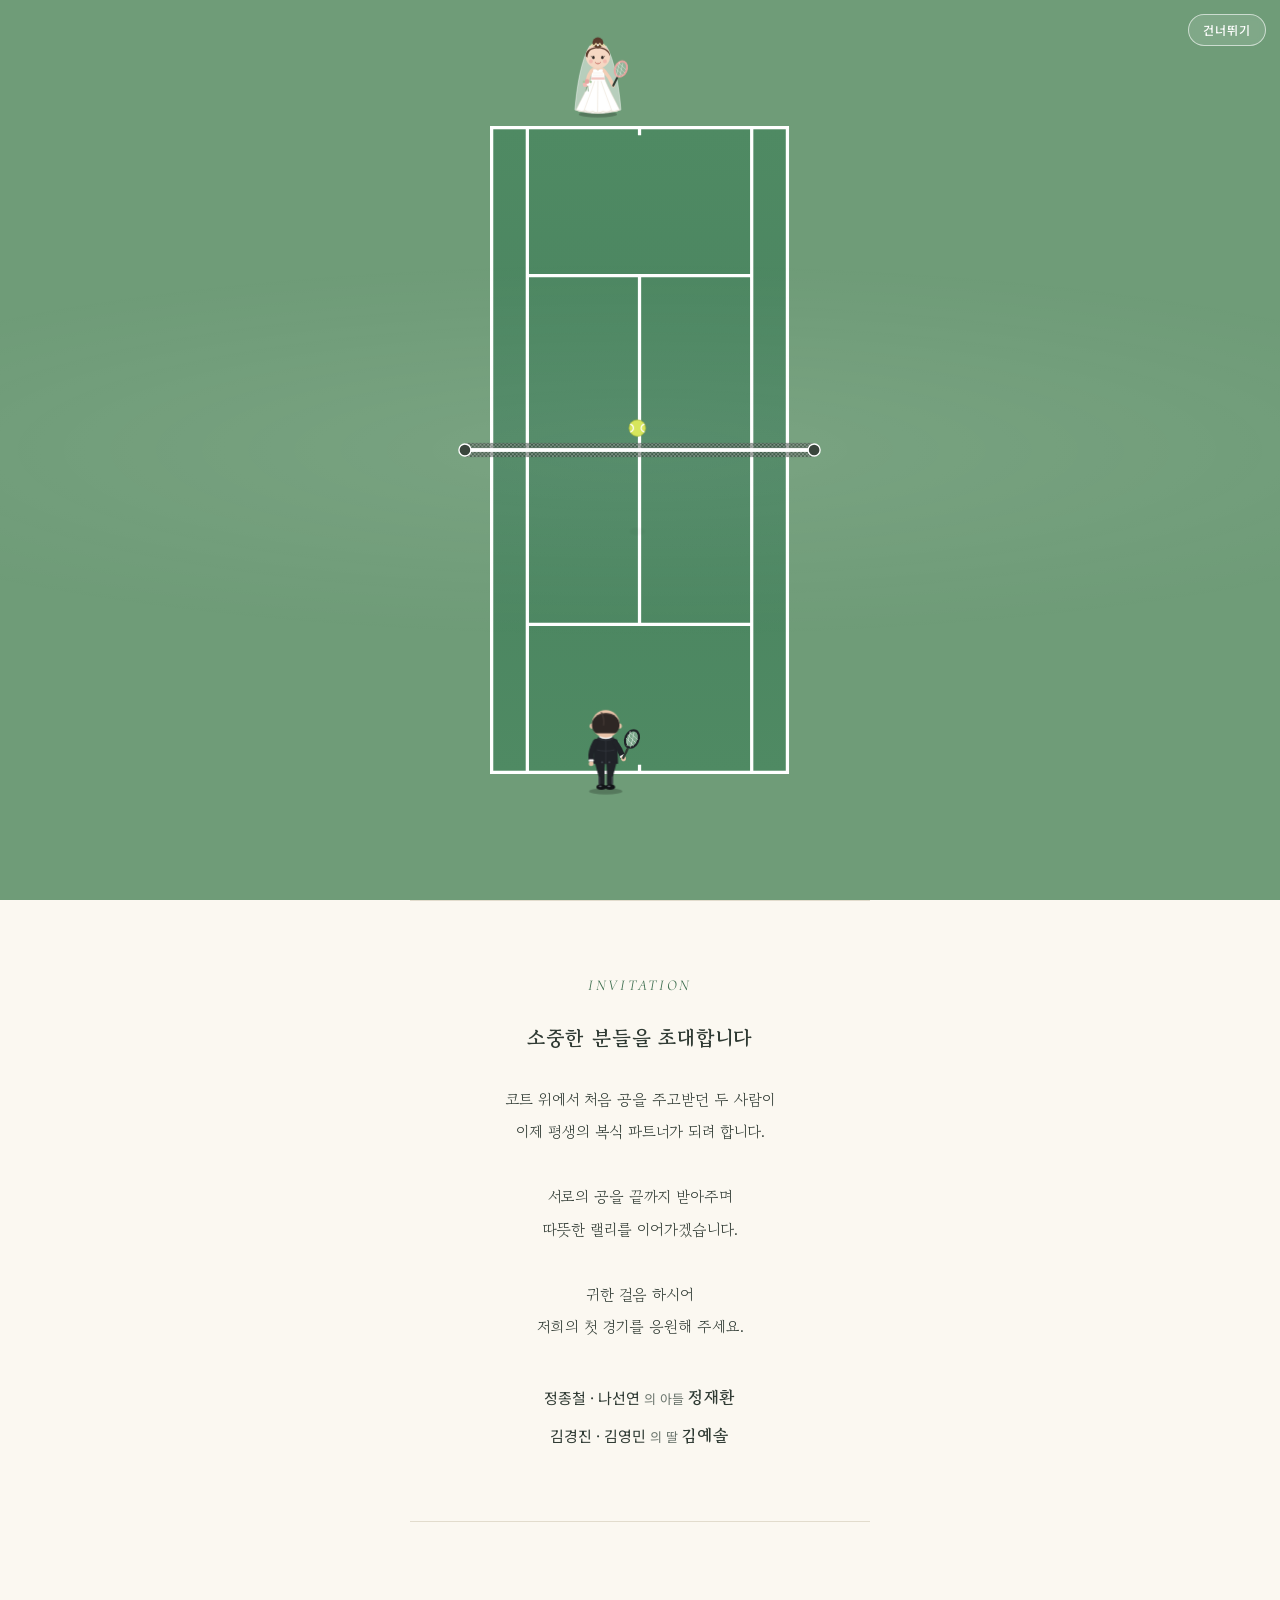
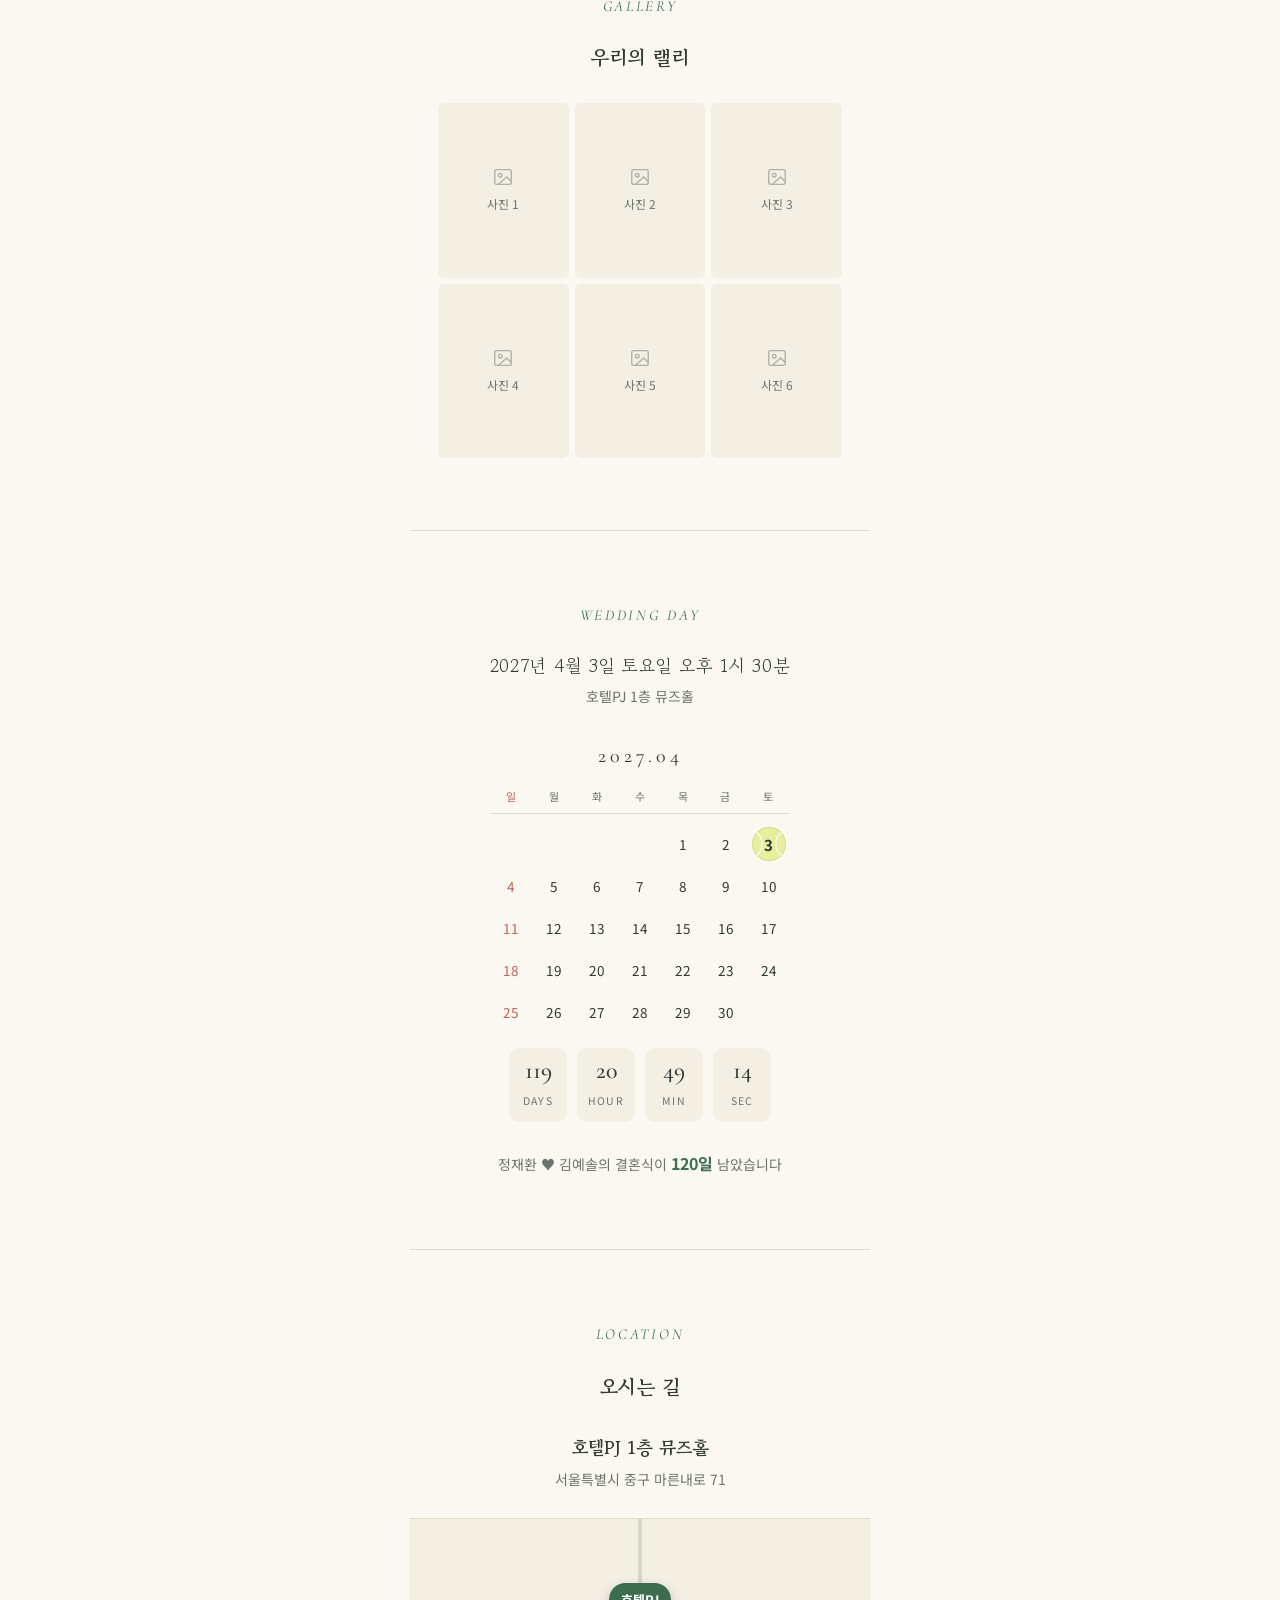
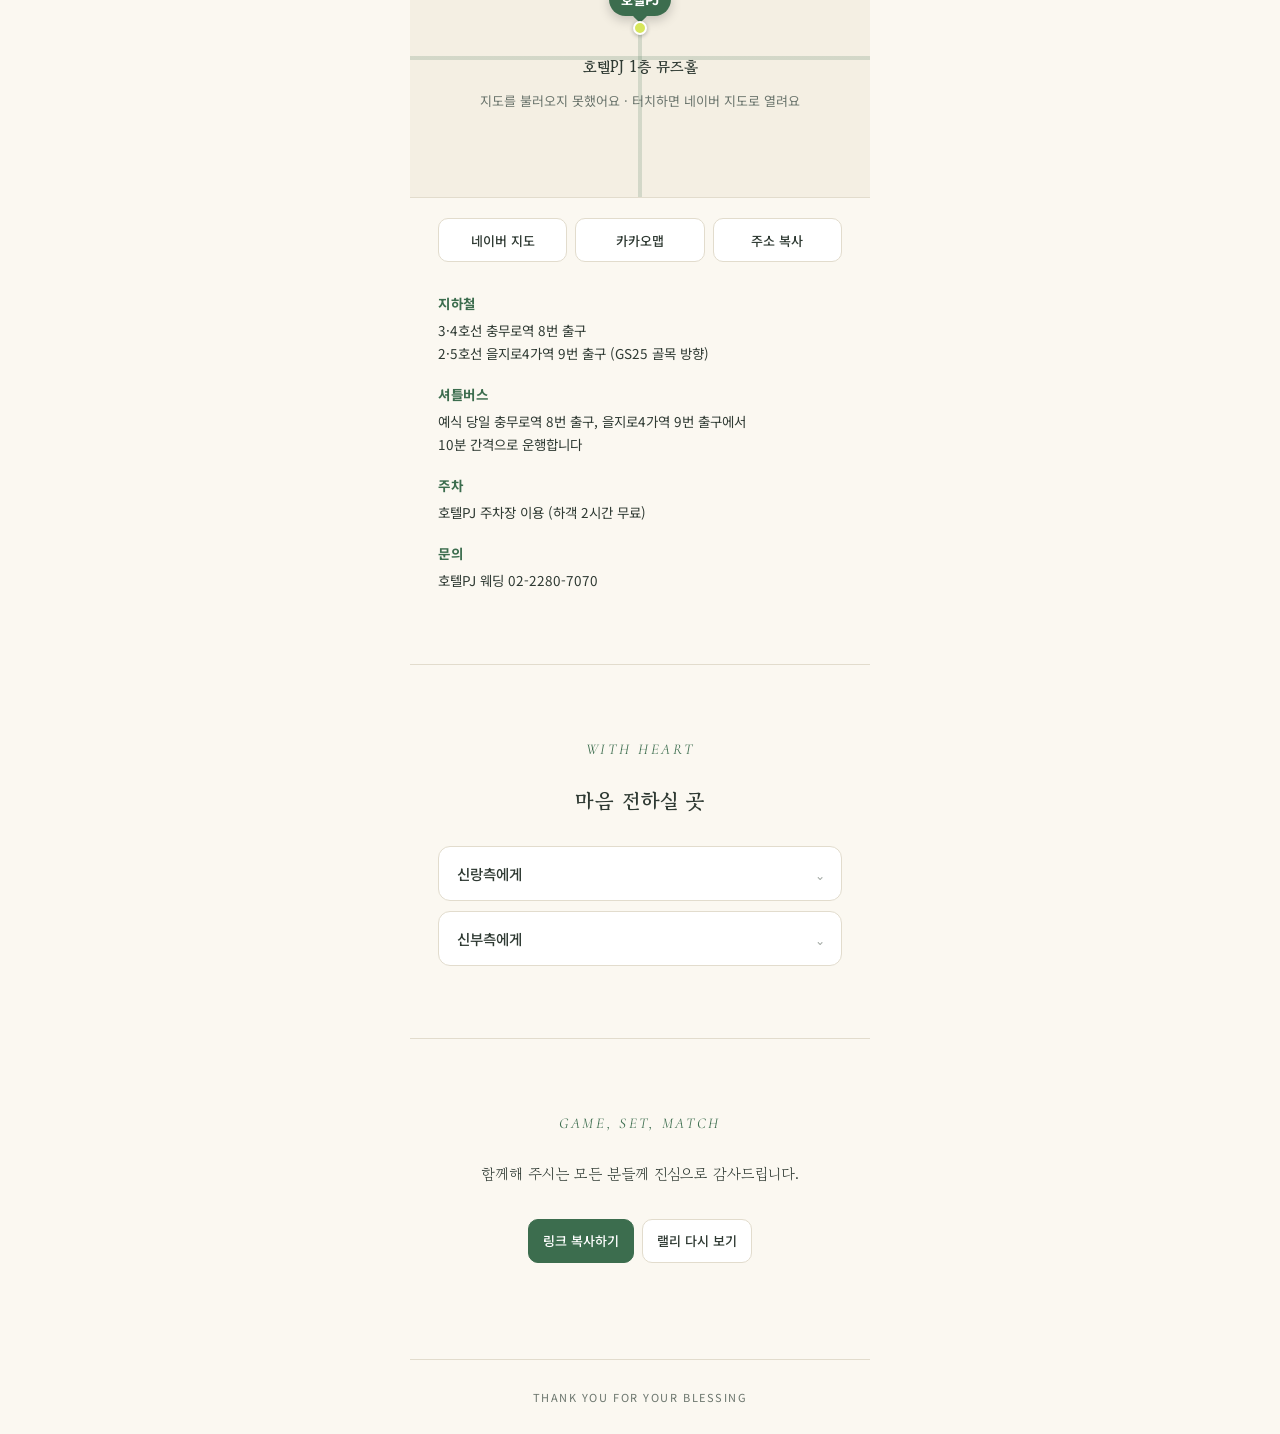
<file: index.html>
<!doctype html>
<html lang="ko">
<head>
<meta charset="utf-8">
<meta name="viewport" content="width=device-width, initial-scale=1, viewport-fit=cover">
<title>정재환 ♥ 김예솔 결혼합니다</title>
<meta name="description" content="2027년 4월 3일 토요일 오후 1시 30분, 호텔PJ 1층 뮤즈홀">
<link rel="preconnect" href="https://fonts.googleapis.com">
<link rel="preconnect" href="https://fonts.gstatic.com" crossorigin>
<link href="https://fonts.googleapis.com/css2?family=Gowun+Batang:wght@400;700&family=Noto+Sans+KR:wght@300;400;500;700&family=Cormorant+Garamond:ital,wght@0,500;1,500&display=swap" rel="stylesheet">
<style>
  :root{
    --ivory:#fbf8f1;
    --paper:#f4efe3;
    --ink:#2f3a33;
    --ink-soft:#6b756d;
    --court:#4c8460;
    --court-deep:#3c6d4e;
    --surround:#6f9c78;
    --ball:#d7e65c;
    --ball-deep:#b9c93f;
    --line:#ffffff;
    --rose:#e7a5a0;
    --accent:#3c6d4e;
    --rule:#e2dccd;
  }
  *{box-sizing:border-box;margin:0;padding:0}
  html,body{background:var(--ivory);color:var(--ink);-webkit-tap-highlight-color:transparent}
  body{font-family:"Noto Sans KR",system-ui,sans-serif;font-weight:400;line-height:1.7;overflow-x:hidden}
  body.locked{overflow:hidden;height:100dvh}

  /* ───────── 인트로: 테니스 코트 ───────── */
  #intro{position:fixed;inset:0;z-index:50;pointer-events:none}
  #intro .half{position:absolute;left:0;right:0;height:50%;overflow:hidden;background:var(--surround);
    transition:transform 1.5s cubic-bezier(.77,0,.18,1);pointer-events:auto}
  #intro .half.top{top:0}
  #intro .half.bot{top:50%}
  #intro.open .half.top{transform:translateY(-101%)}
  #intro.open .half.bot{transform:translateY(101%)}
  #intro .half::after{content:"";position:absolute;inset:0;pointer-events:none;
    background:radial-gradient(120% 70% at 50% 100%, rgba(255,255,255,.08), transparent 60%)}
  #intro .half.bot::after{background:radial-gradient(120% 70% at 50% 0%, rgba(255,255,255,.08), transparent 60%)}
  #intro .half.top{box-shadow:0 6px 18px rgba(0,0,0,.18)}
  .court{position:absolute;overflow:visible;display:block}

  .player{position:absolute;will-change:transform;transform-origin:50% 100%}
  .player svg{display:block;width:100%;height:100%;overflow:visible}
  .player .arm{transform-box:view-box}
  .player.bride .arm{transform-origin:62px 76px}
  .player.groom .arm{transform-origin:62px 76px}
  .player.swing .arm{animation:swing .42s cubic-bezier(.3,.7,.3,1)}
  @keyframes swing{0%{transform:rotate(0)}35%{transform:rotate(-58deg)}70%{transform:rotate(22deg)}100%{transform:rotate(0)}}
  .player .veil{animation:veil 2.4s ease-in-out infinite;transform-box:view-box;transform-origin:50px 30px}
  @keyframes veil{0%,100%{transform:rotate(-2.5deg)}50%{transform:rotate(2.5deg)}}
  .player .bob{animation:bob 1.1s ease-in-out infinite;transform-box:view-box;transform-origin:50px 140px}
  @keyframes bob{0%,100%{transform:translateY(0)}50%{transform:translateY(-2px)}}

  #ballLayer{position:absolute;inset:0;pointer-events:none;z-index:5}
  #ballShadow{position:absolute;left:0;top:0;border-radius:50%;background:rgba(20,40,25,.35);filter:blur(1px);will-change:transform,opacity}
  #ball{position:absolute;left:0;top:0;will-change:transform}
  #ball svg{position:absolute;inset:0;width:100%;height:100%;overflow:visible;transition:opacity .35s, transform .5s cubic-bezier(.3,1.6,.5,1)}
  #ball .heart{opacity:0;transform:scale(.3)}
  #ball.is-heart .tball{opacity:0;transform:scale(.3)}
  #ball.is-heart .heart{opacity:1;transform:scale(2.8);animation:beat 1s .5s ease-in-out infinite}
  @keyframes beat{0%,100%{transform:scale(2.8)}40%{transform:scale(3.3)}}
  #intro.open #ball{transition:opacity .9s .4s;opacity:0}

  .callout{position:absolute;left:50%;transform:translate(-50%,-50%) scale(.9);opacity:0;
    font-family:"Cormorant Garamond",serif;font-style:italic;color:#fff;letter-spacing:.06em;
    text-shadow:0 2px 10px rgba(0,0,0,.25);white-space:nowrap;transition:opacity .5s, transform .5s;z-index:6;pointer-events:none}
  .callout.show{opacity:1;transform:translate(-50%,-50%) scale(1)}
  #intro.open .callout{opacity:0;transition:opacity .4s}

  #skip{position:absolute;right:max(14px,env(safe-area-inset-right));top:max(14px,env(safe-area-inset-top));z-index:10;
    pointer-events:auto;border:1px solid rgba(255,255,255,.6);background:rgba(255,255,255,.12);color:#fff;
    font:500 12px/1 "Noto Sans KR",sans-serif;letter-spacing:.08em;padding:9px 14px;border-radius:999px;
    backdrop-filter:blur(4px);-webkit-backdrop-filter:blur(4px);cursor:pointer;transition:opacity .4s}
  #intro.open #skip{opacity:0;pointer-events:none}

  /* ───────── 청첩장 본문 ───────── */
  main{max-width:460px;margin:0 auto;background:var(--ivory);position:relative}
  section{padding:72px 28px;text-align:center}
  section + section{border-top:1px solid var(--rule)}
  .eyebrow{font-family:"Cormorant Garamond",serif;font-style:italic;font-size:15px;letter-spacing:.18em;color:var(--accent);text-transform:uppercase;margin-bottom:22px}
  h2{font-family:"Gowun Batang",serif;font-weight:700;font-size:20px;letter-spacing:.04em;margin-bottom:28px}
  .serif{font-family:"Gowun Batang",serif}

  .reveal{opacity:0;transform:translateY(18px);transition:opacity .9s ease, transform .9s ease}
  .reveal.in{opacity:1;transform:none}

  /* 커버 */
  #cover{padding:88px 28px 64px;min-height:100dvh;display:flex;flex-direction:column;justify-content:center;align-items:center;gap:0;
    background:linear-gradient(var(--ivory),var(--paper))}
  .cover-court{width:168px;height:236px;margin:6px auto 34px;position:relative}
  .cover-court svg{width:100%;height:100%}
  .cover-names{font-family:"Gowun Batang",serif;font-size:27px;font-weight:700;letter-spacing:.08em;display:flex;align-items:center;gap:14px;justify-content:center}
  .cover-names .amp{font-family:"Cormorant Garamond",serif;font-style:italic;font-weight:500;font-size:26px;color:var(--accent)}
  .cover-date{margin-top:22px;font-family:"Cormorant Garamond",serif;font-size:19px;letter-spacing:.14em}
  .cover-venue{margin-top:6px;font-size:14px;color:var(--ink-soft);letter-spacing:.02em}
  .scroll-hint{margin-top:46px;font-size:11px;letter-spacing:.24em;color:var(--ink-soft);display:flex;flex-direction:column;align-items:center;gap:8px}
  .scroll-hint i{width:1px;height:28px;background:linear-gradient(var(--ink-soft),transparent);animation:hint 1.8s ease-in-out infinite}
  @keyframes hint{0%{transform:scaleY(0);transform-origin:top}50%{transform:scaleY(1);transform-origin:top}51%{transform-origin:bottom}100%{transform:scaleY(0);transform-origin:bottom}}

  /* 인사말 */
  .greeting{font-family:"Gowun Batang",serif;font-size:15.5px;line-height:2.1;white-space:pre-line;color:var(--ink)}
  .parents{margin-top:40px;display:grid;gap:10px;font-size:15px}
  .parents b{font-weight:700;font-family:"Gowun Batang",serif;font-size:16.5px;letter-spacing:.05em}
  .parents span{color:var(--ink-soft);font-size:13px;margin:0 4px}

  /* 갤러리 */
  .gallery{display:grid;grid-template-columns:repeat(3,1fr);gap:6px}
  .gallery figure{aspect-ratio:3/4;border-radius:6px;overflow:hidden;background:var(--paper);display:grid;place-items:center;
    color:var(--ink-soft);font-size:12px;cursor:pointer;position:relative}
  .gallery figure.wide{grid-column:span 2;aspect-ratio:auto}
  .gallery img{width:100%;height:100%;object-fit:cover;display:block}
  .gallery .ph{display:flex;flex-direction:column;align-items:center;gap:6px}
  .gallery .ph svg{width:22px;height:22px;opacity:.5}
  #lightbox{position:fixed;inset:0;background:rgba(20,24,21,.94);z-index:60;display:none;align-items:center;justify-content:center}
  #lightbox.on{display:flex}
  #lightbox img{max-width:92vw;max-height:84vh;border-radius:4px}
  #lightbox button{position:absolute;top:16px;right:16px;background:none;border:0;color:#fff;font-size:28px;cursor:pointer;width:44px;height:44px}

  /* 일시 */
  .when-big{font-family:"Gowun Batang",serif;font-size:18px;letter-spacing:.04em}
  .when-sub{font-size:14px;color:var(--ink-soft);margin-top:4px}
  .cal{margin:30px auto 0;max-width:300px}
  .cal-head{font-family:"Cormorant Garamond",serif;font-size:20px;letter-spacing:.2em;margin-bottom:14px}
  .cal-grid{display:grid;grid-template-columns:repeat(7,1fr);row-gap:6px;font-size:13.5px}
  .cal-grid .dow{font-size:11px;color:var(--ink-soft);letter-spacing:.06em;padding-bottom:8px;border-bottom:1px solid var(--rule);margin-bottom:6px}
  .cal-grid .sun{color:#c0645c}
  .cal-grid .d{height:36px;display:grid;place-items:center;position:relative;isolation:isolate}
  .cal-grid .d.on::before,.cal-grid .d.on::after{opacity:.55}
  .cal-grid .d.on{color:#fff;font-weight:700}
  .cal-grid .d.on::before{content:"";position:absolute;width:34px;height:34px;border-radius:50%;background:var(--ball);z-index:-1;
    box-shadow:inset 0 0 0 1px var(--ball-deep)}
  .cal-grid .d.on::after{content:"";position:absolute;width:34px;height:34px;border-radius:50%;z-index:-1;
    background:
      radial-gradient(circle at -4px 50%, transparent 13px, rgba(255,255,255,.95) 13.5px, rgba(255,255,255,.95) 15px, transparent 15.5px),
      radial-gradient(circle at 38px 50%, transparent 13px, rgba(255,255,255,.95) 13.5px, rgba(255,255,255,.95) 15px, transparent 15.5px)}
  .cal-grid .d.on{color:var(--ink);font-size:15px}
  .dday{margin-top:28px;font-size:14px;color:var(--ink-soft)}
  .dday b{color:var(--accent);font-weight:700;font-size:16px}
  .countdown{display:flex;justify-content:center;gap:10px;margin-top:18px}
  .countdown div{min-width:58px;padding:10px 0;border-radius:10px;background:var(--paper)}
  .countdown b{display:block;font-family:"Cormorant Garamond",serif;font-size:24px;line-height:1.1;font-weight:500}
  .countdown small{font-size:10.5px;letter-spacing:.12em;color:var(--ink-soft)}

  /* 오시는 길 */
  .venue-name{font-family:"Gowun Batang",serif;font-size:18px;font-weight:700}
  .venue-addr{font-size:14px;color:var(--ink-soft);margin-top:6px}
  .map{position:relative;height:280px;margin:26px -28px 0;background:var(--paper);overflow:hidden;
    border-top:1px solid var(--rule);border-bottom:1px solid var(--rule)}
  .map-ph{position:absolute;inset:0;display:flex;flex-direction:column;align-items:center;justify-content:center;gap:10px;
    color:var(--ink-soft);font-size:13px;text-decoration:none;
    background:
      linear-gradient(90deg, transparent 49.6%, rgba(60,109,78,.18) 49.6%, rgba(60,109,78,.18) 50.4%, transparent 50.4%),
      linear-gradient(0deg, transparent 49.4%, rgba(60,109,78,.18) 49.4%, rgba(60,109,78,.18) 50.6%, transparent 50.6%),
      var(--paper)}
  .map-ph b{font-family:"Gowun Batang",serif;color:var(--ink);font-size:15px}
  .pin{position:relative;width:0;height:0}
  .pin .bubble{position:absolute;left:0;bottom:12px;transform:translateX(-50%);white-space:nowrap;
    background:var(--accent);color:#fff;font:700 13px "Noto Sans KR",sans-serif;padding:7px 12px;border-radius:999px;
    box-shadow:0 4px 12px rgba(0,0,0,.2)}
  .pin .bubble::after{content:"";position:absolute;left:50%;bottom:-5px;width:10px;height:10px;background:var(--accent);
    transform:translateX(-50%) rotate(45deg);border-radius:1px}
  .pin .dot{position:absolute;left:-7px;top:-7px;width:14px;height:14px;border-radius:50%;background:var(--ball);
    border:2px solid #fff;box-shadow:0 1px 4px rgba(0,0,0,.3)}
  /* 실제 지도 위 마커 (크기 고정: 140×64, 점 중심이 좌표) */
  .mpin{position:relative;width:140px;height:64px;pointer-events:none}
  .mpin .bubble{position:absolute;left:50%;top:0;transform:translateX(-50%);white-space:nowrap;
    background:var(--accent);color:#fff;font:700 13px/1 "Noto Sans KR",sans-serif;padding:9px 13px;border-radius:999px;
    box-shadow:0 4px 12px rgba(0,0,0,.25)}
  .mpin .bubble::after{content:"";position:absolute;left:50%;bottom:-5px;width:10px;height:10px;background:var(--accent);
    transform:translateX(-50%) rotate(45deg)}
  .mpin .dot{position:absolute;left:63px;top:50px;width:14px;height:14px;border-radius:50%;background:var(--ball);
    border:2px solid #fff;box-shadow:0 1px 4px rgba(0,0,0,.35)}
  .map-home{position:absolute;left:10px;top:10px;z-index:200;height:30px;padding:0 11px;border-radius:999px;
    border:1px solid var(--rule);background:rgba(255,255,255,.95);color:var(--accent);
    font:500 12px "Noto Sans KR",sans-serif;box-shadow:0 1px 4px rgba(0,0,0,.15);cursor:pointer}
  .map-btns{display:grid;grid-template-columns:repeat(3,1fr);gap:8px;margin-top:20px}
  .btn{display:inline-flex;align-items:center;justify-content:center;gap:6px;height:44px;padding:0 14px;border-radius:10px;border:1px solid var(--rule);
    background:#fff;color:var(--ink);font:500 13px "Noto Sans KR",sans-serif;text-decoration:none;cursor:pointer}
  .btn:active{transform:scale(.98)}
  .btn.primary{background:var(--accent);border-color:var(--accent);color:#fff}
  .transit{text-align:left;margin-top:30px;display:grid;gap:18px}
  .transit h3{font-size:13.5px;font-weight:700;color:var(--accent);margin-bottom:4px;letter-spacing:.04em}
  .transit p{font-size:13.5px;color:var(--ink);white-space:pre-line}

  /* 마음 전하실 곳 */
  .acc{border:1px solid var(--rule);border-radius:12px;overflow:hidden;background:#fff;text-align:left}
  .acc + .acc{margin-top:10px}
  .acc > button{width:100%;display:flex;justify-content:space-between;align-items:center;padding:16px 18px;background:none;border:0;
    font:500 14.5px "Noto Sans KR",sans-serif;color:var(--ink);cursor:pointer}
  .acc > button i{transition:transform .3s;font-style:normal;color:var(--ink-soft)}
  .acc.on > button i{transform:rotate(180deg)}
  .acc .body{display:grid;grid-template-rows:0fr;transition:grid-template-rows .35s}
  .acc.on .body{grid-template-rows:1fr}
  .acc .body > div{overflow:hidden}
  .acct{display:flex;justify-content:space-between;align-items:center;padding:14px 18px;border-top:1px solid var(--rule);gap:10px}
  .acct small{display:block;color:var(--ink-soft);font-size:12px}
  .acct span{font-size:14px}
  .acct .btn{height:34px;font-size:12px;padding:0 12px;flex-shrink:0}

  /* 마무리 */
  #closing{padding-bottom:96px}
  .closing-line{font-family:"Gowun Batang",serif;font-size:15px;line-height:2}
  .share{display:flex;gap:8px;justify-content:center;margin-top:30px;flex-wrap:wrap}
  footer{padding:28px;text-align:center;font-size:11px;letter-spacing:.14em;color:var(--ink-soft);border-top:1px solid var(--rule)}

  #toast{position:fixed;left:50%;bottom:calc(28px + env(safe-area-inset-bottom));transform:translate(-50%,20px);opacity:0;
    background:rgba(40,48,42,.92);color:#fff;font-size:13px;padding:10px 18px;border-radius:999px;transition:all .3s;z-index:70;pointer-events:none}
  #toast.on{opacity:1;transform:translate(-50%,0)}

  @media (prefers-reduced-motion: reduce){
    .reveal{opacity:1;transform:none;transition:none}
  }
</style>
</head>
<body class="locked">

<!-- ───────── 인트로 (테니스 랠리 → 네트 기준으로 열림) ───────── -->
<div id="intro" aria-hidden="true">
  <div class="half top" id="halfTop"></div>
  <div class="half bot" id="halfBot"></div>
  <div id="ballLayer">
    <div id="ballShadow"></div>
    <div id="ball">
      <svg class="tball" viewBox="0 0 20 20">
        <circle cx="10" cy="10" r="9.3" fill="#d7e65c" stroke="#a9b938" stroke-width=".8"/>
        <path d="M2.4 5.6 C6.8 7.6 6.8 12.4 2.4 14.4 M17.6 5.6 C13.2 7.6 13.2 12.4 17.6 14.4" fill="none" stroke="#fff" stroke-width="1.3" stroke-linecap="round"/>
      </svg>
      <svg class="heart" viewBox="0 0 24 22">
        <path d="M12 21 C5 15.6 1 12 1 7.2 1 3.8 3.7 1 7 1 9.2 1 11 2.2 12 4 13 2.2 14.8 1 17 1 20.3 1 23 3.8 23 7.2 23 12 19 15.6 12 21Z" fill="#f2a7a1" stroke="#fff" stroke-width="1.2"/>
      </svg>
    </div>
  </div>
  <div class="callout" id="callout"></div>
  <button id="skip" type="button">건너뛰기</button>
</div>

<!-- ───────── 본문 ───────── -->
<main>
  <section id="cover">
    <div class="cover-court reveal" aria-hidden="true">
      <svg viewBox="0 0 168 236">
        <rect x="8" y="8" width="152" height="220" rx="3" fill="none" stroke="#3c6d4e" stroke-width="1.4"/>
        <line x1="27" y1="8" x2="27" y2="228" stroke="#3c6d4e" stroke-width="1"/>
        <line x1="141" y1="8" x2="141" y2="228" stroke="#3c6d4e" stroke-width="1"/>
        <line x1="27" y1="68" x2="141" y2="68" stroke="#3c6d4e" stroke-width="1"/>
        <line x1="27" y1="168" x2="141" y2="168" stroke="#3c6d4e" stroke-width="1"/>
        <line x1="84" y1="68" x2="84" y2="168" stroke="#3c6d4e" stroke-width="1"/>
        <line x1="0" y1="118" x2="168" y2="118" stroke="#3c6d4e" stroke-width="1.6" stroke-dasharray="2 2.5"/>
        <path d="M84 126 C76 120 71 116 71 110.5 C71 106.8 73.8 104 77.2 104 C79.6 104 81.6 105.3 84 108 C86.4 105.3 88.4 104 90.8 104 C94.2 104 97 106.8 97 110.5 C97 116 92 120 84 126Z" fill="#e7a5a0"/>
      </svg>
    </div>
    <p class="eyebrow reveal">Love · All</p>
    <div class="cover-names reveal"><span data-k="groomName"></span><span class="amp">&amp;</span><span data-k="brideName"></span></div>
    <p class="cover-date reveal" id="coverDate"></p>
    <p class="cover-venue reveal" id="coverVenue"></p>
    <div class="scroll-hint reveal"><span>SCROLL</span><i></i></div>
  </section>

  <section id="greeting">
    <p class="eyebrow reveal">Invitation</p>
    <h2 class="reveal">소중한 분들을 초대합니다</h2>
    <p class="greeting reveal" id="greetingText"></p>
    <div class="parents reveal" id="parents"></div>
  </section>

  <section id="gallery-sec">
    <p class="eyebrow reveal">Gallery</p>
    <h2 class="reveal">우리의 랠리</h2>
    <div class="gallery reveal" id="gallery"></div>
  </section>

  <section id="when">
    <p class="eyebrow reveal">Wedding Day</p>
    <p class="when-big reveal" id="whenBig"></p>
    <p class="when-sub reveal" id="whenSub"></p>
    <div class="cal reveal">
      <div class="cal-head" id="calHead"></div>
      <div class="cal-grid" id="calGrid"></div>
    </div>
    <div class="countdown reveal" id="countdown"></div>
    <p class="dday reveal" id="dday"></p>
  </section>

  <section id="location">
    <p class="eyebrow reveal">Location</p>
    <h2 class="reveal">오시는 길</h2>
    <p class="venue-name reveal" id="venueName"></p>
    <p class="venue-addr reveal" id="venueAddr"></p>
    <div class="map reveal" id="map"></div>
    <div class="map-btns reveal">
      <a class="btn" id="naverMap" target="_blank" rel="noopener">네이버 지도</a>
      <a class="btn" id="kakaoMap" target="_blank" rel="noopener">카카오맵</a>
      <button class="btn" id="copyAddr" type="button">주소 복사</button>
    </div>
    <div class="transit reveal" id="transit"></div>
  </section>

  <section id="gift">
    <p class="eyebrow reveal">With Heart</p>
    <h2 class="reveal">마음 전하실 곳</h2>
    <div class="reveal" id="accounts"></div>
  </section>

  <section id="closing">
    <p class="eyebrow reveal">Game, Set, Match</p>
    <p class="closing-line reveal" id="closingText"></p>
    <div class="share reveal">
      <button class="btn primary" id="copyLink" type="button">링크 복사하기</button>
      <button class="btn" id="replay" type="button">랠리 다시 보기</button>
    </div>
  </section>

  <footer>THANK YOU FOR YOUR BLESSING</footer>
</main>

<div id="lightbox"><button type="button" aria-label="닫기">×</button><img alt=""></div>
<div id="toast"></div>

<script>
/* ════════════════════════════════════════════════════════════
   ✏️ 여기만 수정하면 내용이 바뀌어요
   ════════════════════════════════════════════════════════════ */
const CONFIG = {
  groomName: "정재환",
  brideName: "김예솔",
  groomParents: { father: "정종철", mother: "나선연", relation: "의 아들" },
  brideParents: { father: "김경진", mother: "김영민", relation: "의 딸" },

  // 예식 일시 (24시간 표기)
  date: "2027-04-03T13:30:00",

  venue: "호텔PJ",
  hall: "1층 뮤즈홀",
  address: "서울특별시 중구 마른내로 71",
  tel: "02-2280-7070",

  // 지도 — 호텔PJ 좌표
  lat: 37.5649141,
  lng: 126.9956809,
  // ① 네이버 클라우드 플랫폼 Maps의 Client ID(ncpKeyId)를 넣으면 약도 위치에 실제 네이버 지도가 떠요.
  naverMapKey: "e0f4mn7fbb",
  // ② 네이버 지도에서 '호텔PJ' 장소 → 공유 → 링크 복사한 주소(https://naver.me/...)를 넣으면
  //    '네이버 지도' 버튼이 그 장소 하나로 바로 열려요. 비어 있으면 좌표 기준으로 열려요.
  naverPlaceUrl: "",

  greeting:
`코트 위에서 처음 공을 주고받던 두 사람이
이제 평생의 복식 파트너가 되려 합니다.

서로의 공을 끝까지 받아주며
따뜻한 랠리를 이어가겠습니다.

귀한 걸음 하시어
저희의 첫 경기를 응원해 주세요.`,

  transit: [
    { title: "지하철", body: "3·4호선 충무로역 8번 출구\n2·5호선 을지로4가역 9번 출구 (GS25 골목 방향)" },
    { title: "셔틀버스", body: "예식 당일 충무로역 8번 출구, 을지로4가역 9번 출구에서\n10분 간격으로 운행합니다" },
    { title: "주차", body: "호텔PJ 주차장 이용 (하객 2시간 무료)" },
    { title: "문의", body: "호텔PJ 웨딩 02-2280-7070" },
  ],

  accounts: [
    { side: "신랑측", list: [
      { role: "신랑", name: "○○○", bank: "○○은행", number: "000-0000-0000-00" },
      { role: "아버지", name: "○○○", bank: "○○은행", number: "000-0000-0000-00" },
    ]},
    { side: "신부측", list: [
      { role: "신부", name: "○○○", bank: "○○은행", number: "000-0000-0000-00" },
      { role: "어머니", name: "○○○", bank: "○○은행", number: "000-0000-0000-00" },
    ]},
  ],

  // 사진 파일을 같은 폴더의 photos/ 에 넣고 경로를 적어주세요. 비어 있으면 자리표시가 나와요.
  photos: [
    // "photos/01.jpg", "photos/02.jpg", ...
  ],

  closing:
`함께해 주시는 모든 분들께
진심으로 감사드립니다.`,

  rallyShots: 5,   // 인트로 랠리 횟수 (홀수로 두면 마지막 로브를 신부가 쳐요)
};
/* ════════════════════════════════════════════════════════════ */

const $ = s => document.querySelector(s);
const DOW = ["일","월","화","수","목","금","토"];
const wd = new Date(CONFIG.date);

/* ───────── 코트 & 캐릭터 SVG ───────── */
const COURT_W = 1097, COURT_H = 2377;
function courtSVG(){
  const sl = 137, sr = 960, svT = COURT_H/2 - 640, svB = COURT_H/2 + 640, mid = COURT_W/2, net = COURT_H/2;
  return `
  <svg class="court" viewBox="0 0 ${COURT_W} ${COURT_H}" preserveAspectRatio="none">
    <defs>
      <pattern id="mesh" width="14" height="14" patternUnits="userSpaceOnUse">
        <path d="M0 0 L14 14 M14 0 L0 14" stroke="rgba(255,255,255,.55)" stroke-width="2"/>
      </pattern>
      <linearGradient id="surf" x1="0" y1="0" x2="0" y2="1">
        <stop offset="0" stop-color="#4f8a63"/><stop offset=".5" stop-color="#4a8460"/><stop offset="1" stop-color="#4f8a63"/>
      </linearGradient>
    </defs>
    <rect x="-260" y="-520" width="${COURT_W+520}" height="${COURT_H+1040}" fill="none"/>
    <rect x="0" y="0" width="${COURT_W}" height="${COURT_H}" fill="url(#surf)"/>
    <g stroke="#fff" stroke-width="12" fill="none">
      <rect x="6" y="6" width="${COURT_W-12}" height="${COURT_H-12}"/>
      <line x1="${sl}" y1="0" x2="${sl}" y2="${COURT_H}"/>
      <line x1="${sr}" y1="0" x2="${sr}" y2="${COURT_H}"/>
      <line x1="${sl}" y1="${svT}" x2="${sr}" y2="${svT}"/>
      <line x1="${sl}" y1="${svB}" x2="${sr}" y2="${svB}"/>
      <line x1="${mid}" y1="${svT}" x2="${mid}" y2="${svB}"/>
      <line x1="${mid}" y1="0" x2="${mid}" y2="34"/>
      <line x1="${mid}" y1="${COURT_H-34}" x2="${mid}" y2="${COURT_H}"/>
    </g>
    <!-- 네트 -->
    <rect x="-92" y="${net-26}" width="${COURT_W+184}" height="52" fill="rgba(30,40,34,.55)"/>
    <rect x="-92" y="${net-26}" width="${COURT_W+184}" height="52" fill="url(#mesh)"/>
    <rect x="-92" y="${net-7}" width="${COURT_W+184}" height="14" fill="#fff"/>
    <circle cx="-92" cy="${net}" r="22" fill="#2d3a31" stroke="#fff" stroke-width="5"/>
    <circle cx="${COURT_W+92}" cy="${net}" r="22" fill="#2d3a31" stroke="#fff" stroke-width="5"/>
  </svg>`;
}

// 신부: 앞모습(웨딩드레스 · 베일 · 부케)
const BRIDE_SVG = `
<svg viewBox="0 0 100 140">
 <ellipse cx="50" cy="137" rx="30" ry="5" fill="rgba(0,0,0,.22)"/>
 <g class="bob">
  <!-- 베일 -->
  <path class="veil" d="M37 30 C24 52 17 92 14 130 C38 137 62 137 86 130 C83 92 76 52 63 30Z" fill="rgba(255,255,255,.5)" stroke="rgba(255,255,255,.85)" stroke-width=".8"/>
  <!-- 드레스 치마 -->
  <path d="M40 80 L60 80 C66 96 77 115 84 130 C62 137 38 137 16 130 C23 115 34 96 40 80Z" fill="#fff" stroke="#e4ddd0" stroke-width=".9"/>
  <path d="M50 84 L49.5 134 M45 85 C39 103 33 118 28 132 M55 85 C61 103 67 118 72 132" stroke="#ece5d8" stroke-width="1" fill="none"/>
  <path d="M17 130 C22 133 26 133 30 131 C34 134 38 134 42 132 C46 135 54 135 58 132 C62 134 66 134 70 131 C74 133 78 133 83 130" stroke="#efe8dc" stroke-width="1.6" fill="none"/>
  <!-- 어깨·목 -->
  <ellipse cx="50" cy="67" rx="11" ry="4.2" fill="#f3cdb5"/>
  <rect x="45.5" y="58" width="9" height="10" fill="#f3cdb5"/>
  <!-- 상체(스위트하트 넥라인) -->
  <path d="M40 69 C42.5 65 47 65 50 68.5 C53 65 57.5 65 60 69 L60.5 81 L39.5 81Z" fill="#fff" stroke="#e4ddd0" stroke-width=".9"/>
  <path d="M42 72 L58 72 M42 75.5 L58 75.5" stroke="#f1ebe0" stroke-width=".8"/>
  <rect x="39.5" y="79" width="21" height="3.6" rx="1.4" fill="#f2c4bf"/>
  <!-- 왼팔 + 부케 -->
  <path d="M40 69 C35 76 33 83 34 90" stroke="#f3cdb5" stroke-width="5.5" stroke-linecap="round" fill="none"/>
  <path d="M33 92 L31 101 M34 92 L35 101" stroke="#7fa37f" stroke-width="1.3"/>
  <circle cx="30.5" cy="90" r="4" fill="#f2b8b2"/><circle cx="36" cy="89" r="3.6" fill="#fff" stroke="#efe6d9" stroke-width=".6"/>
  <circle cx="33" cy="85.5" r="3.6" fill="#e7a5a0"/><circle cx="28" cy="86" r="2" fill="#a9c79f"/><circle cx="38.5" cy="86" r="2" fill="#a9c79f"/>
  <!-- 얼굴 -->
  <circle cx="50" cy="46" r="19" fill="#f6d7c3"/>
  <!-- 업스타일 머리 -->
  <path d="M31 46 C30 27 70 27 69 46 C66 37 58 33.5 50 33.5 C42 33.5 34 37 31 46Z" fill="#5a3a2b"/>
  <path d="M31 46 C31 41 34 37 39 35 C36 39 34 43 33.5 48Z" fill="#5a3a2b"/>
  <circle cx="50" cy="25" r="8.5" fill="#5a3a2b"/>
  <!-- 티아라 -->
  <path d="M38 31 L41 27.5 L44 30 L47 26 L50 29.5 L53 26 L56 30 L59 27.5 L62 31" stroke="#f4e3b2" stroke-width="1.6" fill="none" stroke-linejoin="round"/>
  <circle cx="50" cy="28.5" r="1.4" fill="#fff"/>
  <ellipse cx="43" cy="48" rx="2" ry="2.6" fill="#2f2622"/>
  <ellipse cx="57" cy="48" rx="2" ry="2.6" fill="#2f2622"/>
  <path d="M41.3 47.2 L39.4 46.3 M58.7 47.2 L60.6 46.3" stroke="#2f2622" stroke-width=".9" stroke-linecap="round"/>
  <circle cx="39" cy="54" r="3" fill="#f2a7a1" opacity=".6"/>
  <circle cx="61" cy="54" r="3" fill="#f2a7a1" opacity=".6"/>
  <path d="M46 56 C48 58.5 52 58.5 54 56" stroke="#c0645c" stroke-width="1.4" fill="none" stroke-linecap="round"/>
  <!-- 라켓 든 팔 -->
  <g class="arm">
   <path d="M60 69 C67 77 71 85 74 92" stroke="#f3cdb5" stroke-width="5.5" stroke-linecap="round" fill="none"/>
   <line x1="74" y1="92" x2="80" y2="80" stroke="#2f3a33" stroke-width="3.2" stroke-linecap="round"/>
   <ellipse cx="86" cy="66" rx="9" ry="12.5" transform="rotate(24 86 66)" fill="rgba(255,255,255,.25)" stroke="#e7a5a0" stroke-width="3"/>
   <path d="M80 60 L92 72 M82 56 L94 67 M78 65 L89 76 M84 55 L79 76 M89 57 L84 78" stroke="#fff" stroke-width=".7" opacity=".8"/>
  </g>
 </g>
</svg>`;

// 신랑: 뒷모습(연미복 턱시도)
const GROOM_SVG = `
<svg viewBox="0 0 100 140">
 <ellipse cx="50" cy="137" rx="23" ry="4.5" fill="rgba(0,0,0,.22)"/>
 <g class="bob">
  <!-- 바지(새틴 사이드 라인) + 구두 -->
  <rect x="40" y="96" width="8.5" height="33" rx="3" fill="#202328"/>
  <rect x="51.5" y="96" width="8.5" height="33" rx="3" fill="#202328"/>
  <path d="M41.2 100 L41.2 128 M58.8 100 L58.8 128" stroke="#4a5059" stroke-width="1.2"/>
  <ellipse cx="44" cy="131" rx="6.8" ry="3.8" fill="#121417"/>
  <ellipse cx="56" cy="131" rx="6.8" ry="3.8" fill="#121417"/>
  <ellipse cx="42.5" cy="130" rx="2.2" ry="1" fill="#5c636d"/>
  <ellipse cx="54.5" cy="130" rx="2.2" ry="1" fill="#5c636d"/>
  <!-- 연미복 재킷(뒷모습) -->
  <path d="M34 67 C34 62 66 62 66 67 L67 99 L33 99Z" fill="#202328"/>
  <path d="M35 97 L49 97 L47 119 L40 116Z" fill="#202328"/>
  <path d="M51 97 L65 97 L60 116 L53 119Z" fill="#202328"/>
  <path d="M50 64 L50 100" stroke="#353a41" stroke-width="1"/>
  <path d="M38 80 C44 82 56 82 62 80" stroke="#353a41" stroke-width="1" fill="none"/>
  <circle cx="45" cy="97" r="1.2" fill="#4a5059"/><circle cx="55" cy="97" r="1.2" fill="#4a5059"/>
  <!-- 왼팔 -->
  <path d="M36 69 C31 78 29 86 30 93" stroke="#202328" stroke-width="7.5" stroke-linecap="round" fill="none"/>
  <rect x="26.5" y="93" width="7" height="3" rx="1" fill="#fff"/>
  <circle cx="30" cy="99" r="3.4" fill="#e9c3a8"/>
  <!-- 목·셔츠 칼라 -->
  <rect x="45" y="56" width="10" height="9" fill="#e9c3a8"/>
  <path d="M42.5 61.5 C46 65 54 65 57.5 61.5" stroke="#fff" stroke-width="3.2" fill="none" stroke-linecap="round"/>
  <path d="M40 64 C45 67.5 55 67.5 60 64" stroke="#2b2f35" stroke-width="3" fill="none" stroke-linecap="round"/>
  <!-- 머리(뒷모습) -->
  <circle cx="31.5" cy="47" r="3.6" fill="#e9c3a8"/>
  <circle cx="68.5" cy="47" r="3.6" fill="#e9c3a8"/>
  <circle cx="50" cy="44" r="19" fill="#e9c3a8"/>
  <path d="M31 46 C30 24 70 24 69 46 C69 51 66.5 55 63 57 L37 57 C33.5 55 31 51 31 46Z" fill="#2e2724"/>
  <path d="M38 33 C45 29 55 29 62 33 M44 28.5 C47 34 48 40 47 46" stroke="#463c37" stroke-width="1.5" fill="none" stroke-linecap="round"/>
  <!-- 라켓 든 팔 -->
  <g class="arm">
   <path d="M63 70 C68 77 71 83 72.5 88" stroke="#202328" stroke-width="7.5" stroke-linecap="round" fill="none"/>
   <rect x="69.5" y="87" width="7" height="3" rx="1" fill="#fff" transform="rotate(-25 73 88.5)"/>
   <circle cx="74.5" cy="92" r="3.4" fill="#e9c3a8"/>
   <line x1="74" y1="91" x2="80" y2="79" stroke="#2f3a33" stroke-width="3.2" stroke-linecap="round"/>
   <ellipse cx="86" cy="65" rx="9" ry="12.5" transform="rotate(24 86 65)" fill="rgba(255,255,255,.25)" stroke="#202328" stroke-width="3"/>
   <path d="M80 59 L92 71 M82 55 L94 66 M78 64 L89 75 M84 54 L79 75 M89 56 L84 77" stroke="#fff" stroke-width=".7" opacity=".8"/>
  </g>
 </g>
</svg>`;

/* ───────── 인트로 애니메이션 ───────── */
const intro = $("#intro"), halfTop = $("#halfTop"), halfBot = $("#halfBot");
const ball = $("#ball"), shadow = $("#ballShadow"), callout = $("#callout");
let L = {};            // 레이아웃 값
let players = {};
let introDone = false, runId = 0;

function buildIntro(){
  halfTop.innerHTML = courtSVG();
  halfBot.innerHTML = courtSVG();
  const b = document.createElement("div"); b.className = "player bride"; b.innerHTML = BRIDE_SVG;
  const g = document.createElement("div"); g.className = "player groom"; g.innerHTML = GROOM_SVG;
  halfTop.appendChild(b); halfBot.appendChild(g);
  players.bride = { el: b, u: .5, v: -.015, half: "top", reach: .085, scale: .88 };
  players.groom = { el: g, u: .5, v: 1.03,  half: "bot", reach: .085 };
  layout();
}

function layout(){
  const vw = innerWidth, vh = innerHeight;
  const ratio = COURT_H / COURT_W;
  let cw = Math.min(vw * .74, vh * .72 / ratio);   // 위·아래 캐릭터 자리 확보
  const ch = cw * ratio;
  L = { vw, vh, cw, ch, cx: (vw - cw)/2, ct: vh/2 - ch/2, net: vh/2 };
  L.ph = cw * .34;                       // 캐릭터 높이
  L.pw = L.ph * 100/140;
  L.ball = Math.max(9, cw * .045);
  for (const [i, half] of [[0, halfTop],[1, halfBot]]){
    const svg = half.querySelector(".court");
    Object.assign(svg.style, { left: L.cx+"px", width: cw+"px", height: ch+"px", top: (L.ct - (i ? vh/2 : 0))+"px" });
  }
  Object.assign(ball.style, { width: L.ball+"px", height: L.ball+"px" });
  Object.assign(shadow.style, { width: L.ball*1.1+"px", height: L.ball*.5+"px" });
  callout.style.top = (L.net - L.ch * .1) + "px";
  callout.style.fontSize = Math.max(22, L.cw * .1) + "px";
  for (const p of Object.values(players)) placePlayer(p);
}

const X = u => L.cx + u * L.cw;
const Y = v => L.ct + v * L.ch;

function placePlayer(p){
  const offY = p.half === "bot" ? L.vh/2 : 0;
  let ph = L.ph * (p.scale || 1), pw;
  if (p.half === "top"){
    // 머리(그림 맨 위 = viewBox y≈16)가 화면 위로 잘리지 않게 최소 10px 여백 확보
    const room = Y(p.v) - 10;
    ph = Math.min(ph, room * 140 / (140 - 16));
  }
  pw = ph * 100/140;
  Object.assign(p.el.style, { width: pw+"px", height: ph+"px" });
  p.el.style.transform = `translate(${X(p.u) - pw/2}px, ${Y(p.v) - offY - ph}px)`;
}
// 라켓 면(타점) 위치
const contact = p => ({ u: p.u + p.reach, v: p.v + (p.half === "top" ? .015 : -.11) });

function setBall(gu, gv, h, op = 1){
  const gx = X(gu), gy = Y(gv);
  shadow.style.transform = `translate(${gx - L.ball*.55}px, ${gy - L.ball*.25}px)`;
  shadow.style.opacity = op * Math.max(.25, 1 - h / (L.ch * .25));
  const s = 1 + h / (L.ch * .5);
  ball.style.transform = `translate(${gx - L.ball/2}px, ${gy - L.ball/2 - h}px) scale(${s})`;
}

function swing(p){
  p.el.classList.remove("swing"); void p.el.offsetWidth; p.el.classList.add("swing");
}

const ease = t => t<.5 ? 2*t*t : 1 - Math.pow(-2*t+2, 2)/2;
const lerp = (a,b,t) => a + (b-a)*t;

function tween(dur, fn, id){
  return new Promise(res => {
    const t0 = performance.now();
    const step = now => {
      if (id !== runId) return res(false);
      const t = Math.min(1, (now - t0) / dur);
      fn(t);
      t < 1 ? requestAnimationFrame(step) : res(true);
    };
    requestAnimationFrame(step);
  });
}
const wait = (ms, id) => new Promise(r => setTimeout(() => r(id === runId), ms));

async function shot(hitter, receiver, id, dur = 1050){
  const s = contact(hitter);
  const toTop = receiver.half === "top";
  // 리시버가 받을 위치(코트 안쪽에서 랜덤)
  const targetU = lerp(.24, .62, Math.random());
  const ru0 = receiver.u;
  const endV = contact({ ...receiver, u: targetU }).v;
  const end = { u: targetU + receiver.reach, v: endV };
  const bounce = { u: lerp(s.u, end.u, .78), v: toTop ? lerp(.2, .3, Math.random()) : lerp(.7, .8, Math.random()) };
  const h1 = L.ch * .13, h2 = L.ch * .055;
  const split = .7;
  swing(hitter);
  return tween(dur, t => {
    // 받는 사람이 공 쪽으로 이동
    const mt = ease(Math.min(1, t / .85));
    receiver.u = lerp(ru0, targetU, mt);
    placePlayer(receiver);
    // 치고 난 사람은 가운데로 복귀
    hitter.u = lerp(hitter.u, .45, .02); placePlayer(hitter);
    if (t < split){
      const k = t / split;
      setBall(lerp(s.u, bounce.u, k), lerp(s.v, bounce.v, k), Math.sin(Math.PI * k) * h1);
    } else {
      const k = (t - split) / (1 - split);
      setBall(lerp(bounce.u, end.u, k), lerp(bounce.v, end.v, k), Math.sin(Math.PI * k) * h2);
    }
  }, id);
}

async function finale(hitter, id){
  // 마지막 로브: 공이 네트 위 한가운데에서 멈추고 하트로 변신
  const s = contact(hitter);
  const H = L.ch * .16;
  const gEnd = { u: .5, v: .5 + H / L.ch };          // 그림자 위치 (공은 정확히 화면 중앙에 멈춤)
  swing(hitter);
  await tween(1300, t => {
    const k = 1 - Math.pow(1 - t, 3);
    const h = Math.sin(Math.PI/2 * k) * H;
    setBall(lerp(s.u, gEnd.u, k), lerp(s.v, gEnd.v, k), h, 1 - k*.8);
    for (const p of Object.values(players)){ p.u = lerp(p.u, .38, .04); placePlayer(p); }
  }, id);
  if (id !== runId) return;
  ball.classList.add("is-heart");
  callout.textContent = "Love All";
  callout.classList.add("show");
  if (!await wait(1500, id)) return;
  openIntro();
}

function openIntro(){
  if (introDone) return;
  introDone = true;
  runId++;
  intro.classList.add("open");
  document.body.classList.remove("locked");
  setTimeout(() => { intro.style.display = "none"; }, 1700);
  requestAnimationFrame(() => document.querySelectorAll("#cover .reveal").forEach((el,i) => setTimeout(() => el.classList.add("in"), 500 + i*140)));
}

async function runIntro(){
  const id = ++runId;
  introDone = false;
  intro.style.display = ""; intro.classList.remove("open");
  ball.classList.remove("is-heart"); callout.classList.remove("show");
  document.body.classList.add("locked"); scrollTo(0,0);
  players.bride.u = .5; players.groom.u = .5;
  layout();
  setBall(contact(players.groom).u, contact(players.groom).v, L.ch*.04);

  callout.textContent = "Serve!"; callout.classList.add("show");
  if (!await wait(900, id)) return;
  callout.classList.remove("show");

  // 서브 토스
  const c = contact(players.groom);
  await tween(450, t => setBall(c.u, c.v, L.ch*.04 + Math.sin(Math.PI*t)*L.ch*.07), id);

  let hitter = players.groom, recv = players.bride;
  for (let i = 0; i < CONFIG.rallyShots; i++){
    if (!await shot(hitter, recv, id, 1000 - i*25)) return;
    [hitter, recv] = [recv, hitter];
  }
  // 마지막은 신부가 치도록 보정
  if (hitter !== players.bride){
    if (!await shot(hitter, recv, id, 900)) return;
    hitter = players.bride;
  }
  await finale(hitter, id);
}

$("#skip").addEventListener("click", openIntro);
addEventListener("resize", () => { if (!introDone) layout(); });

/* ───────── 본문 채우기 ───────── */
function fill(){
  document.querySelectorAll("[data-k]").forEach(el => el.textContent = CONFIG[el.dataset.k]);
  const y = wd.getFullYear(), m = wd.getMonth()+1, d = wd.getDate(), hh = wd.getHours(), mm = wd.getMinutes();
  const pad = n => String(n).padStart(2,"0");
  const ampm = hh < 12 ? "오전" : "오후", h12 = ((hh + 11) % 12) + 1;
  const enDow = ["SUN","MON","TUE","WED","THU","FRI","SAT"][wd.getDay()];
  $("#coverDate").textContent = `${y}. ${pad(m)}. ${pad(d)} ${enDow} ${pad(h12)}:${pad(mm)} ${hh<12?"AM":"PM"}`;
  $("#coverVenue").textContent = `${CONFIG.venue} ${CONFIG.hall}`;
  $("#greetingText").textContent = CONFIG.greeting;
  const gp = CONFIG.groomParents, bp = CONFIG.brideParents;
  $("#parents").innerHTML =
    `<p>${gp.father} · ${gp.mother}<span>${gp.relation}</span><b>${CONFIG.groomName}</b></p>
     <p>${bp.father} · ${bp.mother}<span>${bp.relation}</span><b>${CONFIG.brideName}</b></p>`;

  $("#whenBig").textContent = `${y}년 ${m}월 ${d}일 ${DOW[wd.getDay()]}요일 ${ampm} ${h12}시${mm ? " "+mm+"분" : ""}`;
  $("#whenSub").textContent = `${CONFIG.venue} ${CONFIG.hall}`;
  $("#calHead").textContent = `${y}.${pad(m)}`;
  const first = new Date(y, m-1, 1).getDay(), days = new Date(y, m, 0).getDate();
  let cal = DOW.map((w,i) => `<div class="dow ${i===0?"sun":""}">${w}</div>`).join("");
  for (let i = 0; i < first; i++) cal += `<div></div>`;
  for (let i = 1; i <= days; i++){
    const dow = (first + i - 1) % 7;
    cal += `<div class="d ${dow===0?"sun":""} ${i===d?"on":""}">${i}</div>`;
  }
  $("#calGrid").innerHTML = cal;
  tick(); setInterval(tick, 1000);

  $("#venueName").textContent = `${CONFIG.venue} ${CONFIG.hall}`;
  $("#venueAddr").textContent = CONFIG.address;
  setupMapLinks();
  initMap();
  $("#transit").innerHTML = CONFIG.transit.map(t => `<div><h3>${t.title}</h3><p>${t.body}</p></div>`).join("");

  $("#accounts").innerHTML = CONFIG.accounts.map(a => `
    <div class="acc">
      <button type="button">${a.side}에게 <i>⌄</i></button>
      <div class="body"><div>${a.list.map(x => `
        <div class="acct"><div><small>${x.role} · ${x.bank}</small><span>${x.number} ${x.name}</span></div>
        <button class="btn" type="button" data-copy="${x.bank} ${x.number} ${x.name}">복사</button></div>`).join("")}
      </div></div>
    </div>`).join("");
  document.querySelectorAll(".acc > button").forEach(b => b.addEventListener("click", () => b.parentElement.classList.toggle("on")));

  const g = $("#gallery");
  const imgIcon = `<svg viewBox="0 0 24 24" fill="none" stroke="currentColor" stroke-width="1.5"><rect x="3" y="4" width="18" height="16" rx="2"/><circle cx="9" cy="10" r="2"/><path d="M21 17l-5-5-9 8"/></svg>`;
  if (CONFIG.photos.length){
    g.innerHTML = CONFIG.photos.map(src => `<figure><img src="${src}" loading="lazy" alt=""></figure>`).join("");
    g.querySelectorAll("figure").forEach(f => f.addEventListener("click", () => {
      $("#lightbox img").src = f.querySelector("img").src; $("#lightbox").classList.add("on");
    }));
  } else {
    g.innerHTML = Array.from({length: 6}, (_,i) => `<figure><div class="ph">${imgIcon}사진 ${i+1}</div></figure>`).join("");
  }
  $("#lightbox").addEventListener("click", () => $("#lightbox").classList.remove("on"));

  $("#closingText").textContent = CONFIG.closing;
}

/* ───────── 지도 ───────── */
const isMobile = /Android|iPhone|iPad|iPod/i.test(navigator.userAgent);
function naverWebUrl(){
  if (CONFIG.naverPlaceUrl) return CONFIG.naverPlaceUrl;
  // 좌표 + 이름으로 도착지를 지정 → 핀 하나만 표시
  return `https://map.naver.com/index.nhn?elng=${CONFIG.lng}&elat=${CONFIG.lat}&etext=${encodeURIComponent(CONFIG.venue)}&menu=route&pathType=1`;
}
function openNaver(e){
  e && e.preventDefault();
  if (isMobile && !CONFIG.naverPlaceUrl){
    // 네이버 지도 앱이 있으면 앱에서 핀 하나로 열고, 없으면 웹으로
    const app = `nmap://place?lat=${CONFIG.lat}&lng=${CONFIG.lng}&name=${encodeURIComponent(CONFIG.venue)}&appname=${encodeURIComponent(location.hostname || "wedding.invitation")}`;
    const t = setTimeout(() => { if (!document.hidden) location.href = naverWebUrl(); }, 1200);
    addEventListener("pagehide", () => clearTimeout(t), { once: true });
    location.href = app;
  } else {
    window.open(naverWebUrl(), "_blank", "noopener");
  }
}
function setupMapLinks(){
  const n = $("#naverMap");
  n.href = naverWebUrl();
  n.addEventListener("click", openNaver);
  // 카카오맵: 이름 + 좌표로 핀 하나만 표시
  $("#kakaoMap").href = `https://map.kakao.com/link/map/${encodeURIComponent(CONFIG.venue)},${CONFIG.lat},${CONFIG.lng}`;
}
function mapPlaceholder(msg){
  const box = $("#map");
  box.innerHTML = `<a class="map-ph" href="${naverWebUrl()}"><span class="pin" style="margin:24px 0 16px"><span class="bubble">${CONFIG.venue}</span><span class="dot"></span></span><b>${CONFIG.venue} ${CONFIG.hall}</b><span>${msg}</span></a>`;
  box.querySelector("a").addEventListener("click", openNaver);
}
function initMap(){
  if (!CONFIG.naverMapKey){ mapPlaceholder("터치하면 네이버 지도로 열려요"); return; }
  window.navermap_authFailure = () => mapPlaceholder("지도를 불러오지 못했어요 · 터치하면 네이버 지도로 열려요");
  const fail = () => mapPlaceholder("지도를 불러오지 못했어요 · 터치하면 네이버 지도로 열려요");
  let drawn = false;
  const draw = () => {
    if (drawn) return;
    const naver = window.naver;
    if (!naver || !naver.maps || !naver.maps.Map) return false;
    drawn = true;
    const pos = new naver.maps.LatLng(CONFIG.lat, CONFIG.lng);
    const map = new naver.maps.Map("map", {
      center: pos, zoom: 17,
      scrollWheel: false, draggable: true, pinchZoom: true, disableDoubleClickZoom: false,
      zoomControl: true, zoomControlOptions: { position: naver.maps.Position.TOP_RIGHT, style: naver.maps.ZoomControlStyle.SMALL },
      logoControlOptions: { position: naver.maps.Position.BOTTOM_LEFT },
    });
    new naver.maps.Marker({
      position: pos, map,
      icon: { content: `<div class="mpin"><span class="bubble">${CONFIG.venue}</span><span class="dot"></span></div>`,
              size: new naver.maps.Size(140, 64), anchor: new naver.maps.Point(70, 57) },
      zIndex: 100,
    });
    // 지도를 움직인 뒤 호텔 위치로 돌아오는 버튼
    const home = document.createElement("button");
    home.type = "button"; home.className = "map-home"; home.textContent = "호텔 위치로";
    home.addEventListener("click", () => { map.morph(pos, 17); });
    $("#map").appendChild(home);
    return true;
  };
  // 스크립트가 다 준비될 때까지 기다렸다가 그리기 (최대 10초)
  const waitAndDraw = () => {
    const t0 = Date.now();
    const iv = setInterval(() => {
      try { if (draw() !== false) clearInterval(iv); } catch (e) { clearInterval(iv); console.error(e); fail(); }
      if (!drawn && Date.now() - t0 > 10000){ clearInterval(iv); fail(); }
    }, 100);
  };
  const s = document.createElement("script");
  s.src = `https://oapi.map.naver.com/openapi/v3/maps.js?ncpKeyId=${encodeURIComponent(CONFIG.naverMapKey)}`;
  s.onload = waitAndDraw;
  s.onerror = fail;
  document.head.appendChild(s);
}

function tick(){
  const diff = wd - new Date();
  const dd = Math.ceil(diff / 864e5);
  $("#dday").innerHTML = diff > 0
    ? `${CONFIG.groomName} ♥ ${CONFIG.brideName}의 결혼식이 <b>${dd}일</b> 남았습니다`
    : `${CONFIG.groomName} ♥ ${CONFIG.brideName}, 함께한 지 <b>${Math.abs(dd)+1}일</b>`;
  const s = Math.max(0, Math.floor(diff/1000));
  const parts = [["DAYS", Math.floor(s/86400)], ["HOUR", Math.floor(s%86400/3600)], ["MIN", Math.floor(s%3600/60)], ["SEC", s%60]];
  $("#countdown").innerHTML = parts.map(([k,v]) => `<div><b>${v}</b><small>${k}</small></div>`).join("");
}

function toast(msg){
  const t = $("#toast"); t.textContent = msg; t.classList.add("on");
  clearTimeout(toast._t); toast._t = setTimeout(() => t.classList.remove("on"), 1800);
}
async function copy(text){
  try { await navigator.clipboard.writeText(text); }
  catch { const ta = document.createElement("textarea"); ta.value = text; document.body.appendChild(ta); ta.select(); document.execCommand("copy"); ta.remove(); }
  toast("복사되었어요");
}
document.addEventListener("click", e => { const b = e.target.closest("[data-copy]"); if (b) copy(b.dataset.copy); });
$("#copyAddr").addEventListener("click", () => copy(CONFIG.address));
$("#copyLink").addEventListener("click", () => copy(location.href));
$("#replay").addEventListener("click", runIntro);

// 스크롤 등장 효과
const io = new IntersectionObserver(es => es.forEach(e => { if (e.isIntersecting){ e.target.classList.add("in"); io.unobserve(e.target); } }), { threshold: .15 });
document.querySelectorAll("section:not(#cover) .reveal").forEach(el => io.observe(el));

fill();
buildIntro();
if (matchMedia("(prefers-reduced-motion: reduce)").matches) openIntro();
else runIntro();
</script>
</body>
</html>
</file>
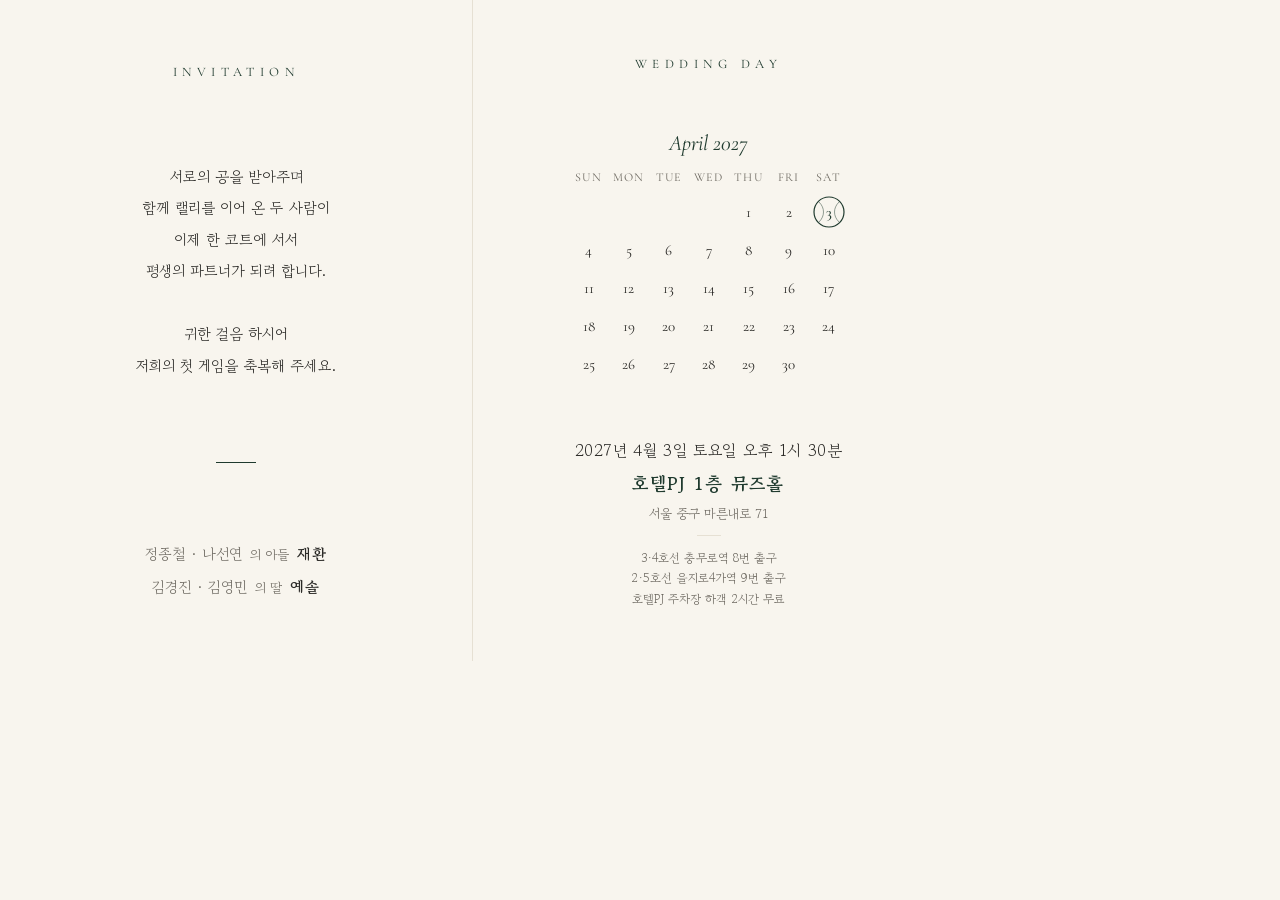
<file: paper/src/inside.html>
<!doctype html>
<html lang="ko">
<head>
<meta charset="utf-8">
<title>청첩장 안쪽면 (인사말 | 예식 안내)</title>
<!-- 크기: 펼친 면 250×175mm. 944×661px = 96dpi 기준, 가운데가 접는 선 -->
<link rel="stylesheet" href="style.css">
<style>
  .cal { width:280px; display:grid; grid-template-columns:repeat(7, minmax(0,1fr)); row-gap:6px; font-family:var(--en); font-size:15px; text-align:center; color:var(--ink); }
  .cal .wd { font-size:12px; letter-spacing:0.1em; color:var(--muted); padding-bottom:6px; }
  .cal .day { height:32px; display:flex; align-items:center; justify-content:center; }
  .cal .wed { position:relative; }
  .cal .wed svg { position:absolute; left:50%; top:0; transform:translateX(-50%); }
  .cal .wed span { position:relative; font-weight:500; color:var(--accent); }
</style>
</head>
<body>
<main class="ko" style="width:944px;height:661px;display:flex;background:var(--paper)">

  <!-- 왼쪽: 인사말 · 혼주 -->
  <section style="width:472px;height:661px;box-sizing:border-box;padding:64px 56px;display:flex;flex-direction:column;align-items:center;justify-content:space-between">
    <p class="label">INVITATION</p>
    <p style="font-size:15px;line-height:2.1;text-align:center">
      서로의 공을 받아주며<br>
      함께 랠리를 이어 온 두 사람이<br>
      이제 한 코트에 서서<br>
      평생의 파트너가 되려 합니다.<br>
      <br>
      귀한 걸음 하시어<br>
      저희의 첫 게임을 축복해 주세요.
    </p>
    <div style="width:40px;height:1px;background:var(--accent)"></div>
    <div style="display:flex;flex-direction:column;gap:12px;align-items:center;font-size:15px">
      <p><span class="muted">정종철 · 나선연</span><span class="muted" style="font-size:13px;padding:0 8px">의 아들</span><b style="letter-spacing:0.08em">재환</b></p>
      <p><span class="muted">김경진 · 김영민</span><span class="muted" style="font-size:13px;padding:0 8px">의 딸</span><b style="letter-spacing:0.08em">예솔</b></p>
    </div>
  </section>

  <!-- 오른쪽: 달력 · 예식 안내 -->
  <section style="width:472px;height:661px;box-sizing:border-box;padding:56px 56px 52px;display:flex;flex-direction:column;align-items:center;justify-content:space-between;border-left:1px solid var(--rule)">
    <p class="label">WEDDING DAY</p>
    <div style="display:flex;flex-direction:column;gap:14px;align-items:center">
      <p class="en accent" style="font-size:22px;font-style:italic">April 2027</p>
      <div class="cal">
        <div class="wd">SUN</div><div class="wd">MON</div><div class="wd">TUE</div><div class="wd">WED</div><div class="wd">THU</div><div class="wd">FRI</div><div class="wd">SAT</div>
        <div></div>
        <div></div>
        <div></div>
        <div></div>
        <div class="day">1</div>
        <div class="day">2</div>
        <div class="day wed"><svg width="32" height="32" viewBox="0 0 32 32" aria-hidden="true"><circle class="line" cx="16" cy="16" r="15" stroke-width="1.2"/><path class="line" d="M6 6 C 12 12, 12 20, 6 26" stroke-width="0.8" opacity="0.6"/><path class="line" d="M26 6 C 20 12, 20 20, 26 26" stroke-width="0.8" opacity="0.6"/></svg><span>3</span></div>
        <div class="day">4</div>
        <div class="day">5</div>
        <div class="day">6</div>
        <div class="day">7</div>
        <div class="day">8</div>
        <div class="day">9</div>
        <div class="day">10</div>
        <div class="day">11</div>
        <div class="day">12</div>
        <div class="day">13</div>
        <div class="day">14</div>
        <div class="day">15</div>
        <div class="day">16</div>
        <div class="day">17</div>
        <div class="day">18</div>
        <div class="day">19</div>
        <div class="day">20</div>
        <div class="day">21</div>
        <div class="day">22</div>
        <div class="day">23</div>
        <div class="day">24</div>
        <div class="day">25</div>
        <div class="day">26</div>
        <div class="day">27</div>
        <div class="day">28</div>
        <div class="day">29</div>
        <div class="day">30</div>
      </div>
    </div>
    <div style="display:flex;flex-direction:column;gap:8px;align-items:center;text-align:center">
      <p style="font-size:16px;letter-spacing:0.04em">2027년 4월 3일 토요일 오후 1시 30분</p>
      <p class="accent" style="font-size:18px;font-weight:700;letter-spacing:0.08em">호텔PJ 1층 뮤즈홀</p>
      <p class="muted" style="font-size:13px">서울 중구 마른내로 71</p>
      <div style="width:24px;height:1px;background:var(--rule);margin:4px 0"></div>
      <p class="muted" style="font-size:12px;line-height:1.7">3·4호선 충무로역 8번 출구<br>2·5호선 을지로4가역 9번 출구<br>호텔PJ 주차장 하객 2시간 무료</p>
    </div>
  </section>

</main>
</body>
</html>
</file>
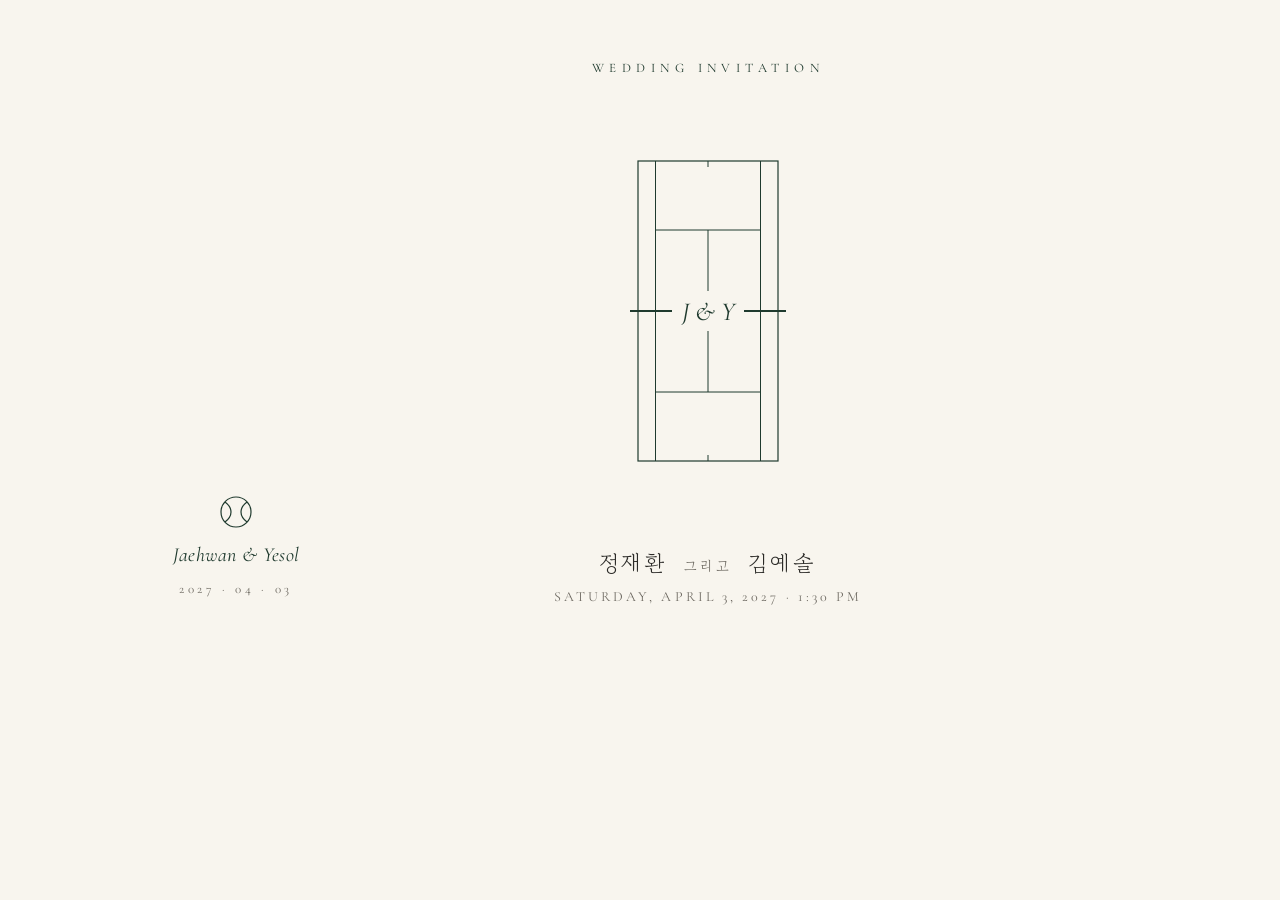
<file: paper/src/outside.html>
<!doctype html>
<html lang="ko">
<head>
<meta charset="utf-8">
<title>청첩장 바깥면 (뒷표지 | 앞표지)</title>
<!-- 크기: 펼친 면 250×175mm (접으면 125×175mm). 944×661px = 96dpi 기준, 가운데가 접는 선 -->
<link rel="stylesheet" href="style.css">
</head>
<body>
<main class="ko" style="width:944px;height:661px;display:flex;background:var(--paper)">

  <!-- 왼쪽: 뒷표지 -->
  <section style="width:472px;height:661px;box-sizing:border-box;padding:56px 48px 64px;display:flex;flex-direction:column;justify-content:flex-end;align-items:center;gap:14px">
    <svg width="34" height="34" viewBox="0 0 34 34" aria-hidden="true">
      <circle class="line" cx="17" cy="17" r="15" stroke-width="1.2"/>
      <path class="line" d="M6 7 C 14 13, 14 21, 6 27" stroke-width="1.2"/>
      <path class="line" d="M28 7 C 20 13, 20 21, 28 27" stroke-width="1.2"/>
    </svg>
    <p class="en accent" style="font-style:italic;font-size:20px;letter-spacing:0.02em">Jaehwan &amp; Yesol</p>
    <p class="en muted" style="font-size:13px;letter-spacing:0.28em">2027 · 04 · 03</p>
  </section>

  <!-- 오른쪽: 앞표지 -->
  <section style="width:472px;height:661px;box-sizing:border-box;padding:60px 48px 56px;display:flex;flex-direction:column;align-items:center;justify-content:space-between">
    <p class="label">WEDDING INVITATION</p>
    <svg width="160" height="320" viewBox="0 0 160 320" role="img" aria-label="테니스 코트 라인 위의 이니셜 J와 Y">
      <rect class="line" x="10" y="10" width="140" height="300" stroke-width="1.2"/>
      <line class="line" x1="27.5" y1="10" x2="27.5" y2="310" stroke-width="1"/>
      <line class="line" x1="132.5" y1="10" x2="132.5" y2="310" stroke-width="1"/>
      <line class="line" x1="27.5" y1="79" x2="132.5" y2="79" stroke-width="1"/>
      <line class="line" x1="27.5" y1="241" x2="132.5" y2="241" stroke-width="1"/>
      <line class="line" x1="80" y1="79" x2="80" y2="241" stroke-width="1"/>
      <line class="line" x1="80" y1="10" x2="80" y2="16" stroke-width="1"/>
      <line class="line" x1="80" y1="304" x2="80" y2="310" stroke-width="1"/>
      <line class="line" x1="2" y1="160" x2="158" y2="160" stroke-width="2"/>
      <rect class="paper" x="44" y="140" width="72" height="40"/>
      <text class="fill" x="80" y="169" text-anchor="middle" style="font-family:var(--en);font-style:italic;font-size:26px">J &amp; Y</text>
    </svg>
    <div style="display:flex;flex-direction:column;align-items:center;gap:10px">
      <p style="font-size:22px;letter-spacing:0.14em">정재환 <span class="muted" style="font-size:14px;padding:0 6px">그리고</span> 김예솔</p>
      <p class="en muted" style="font-size:14px;letter-spacing:0.22em">SATURDAY, APRIL 3, 2027 · 1:30 PM</p>
    </div>
  </section>

</main>
</body>
</html>
</file>
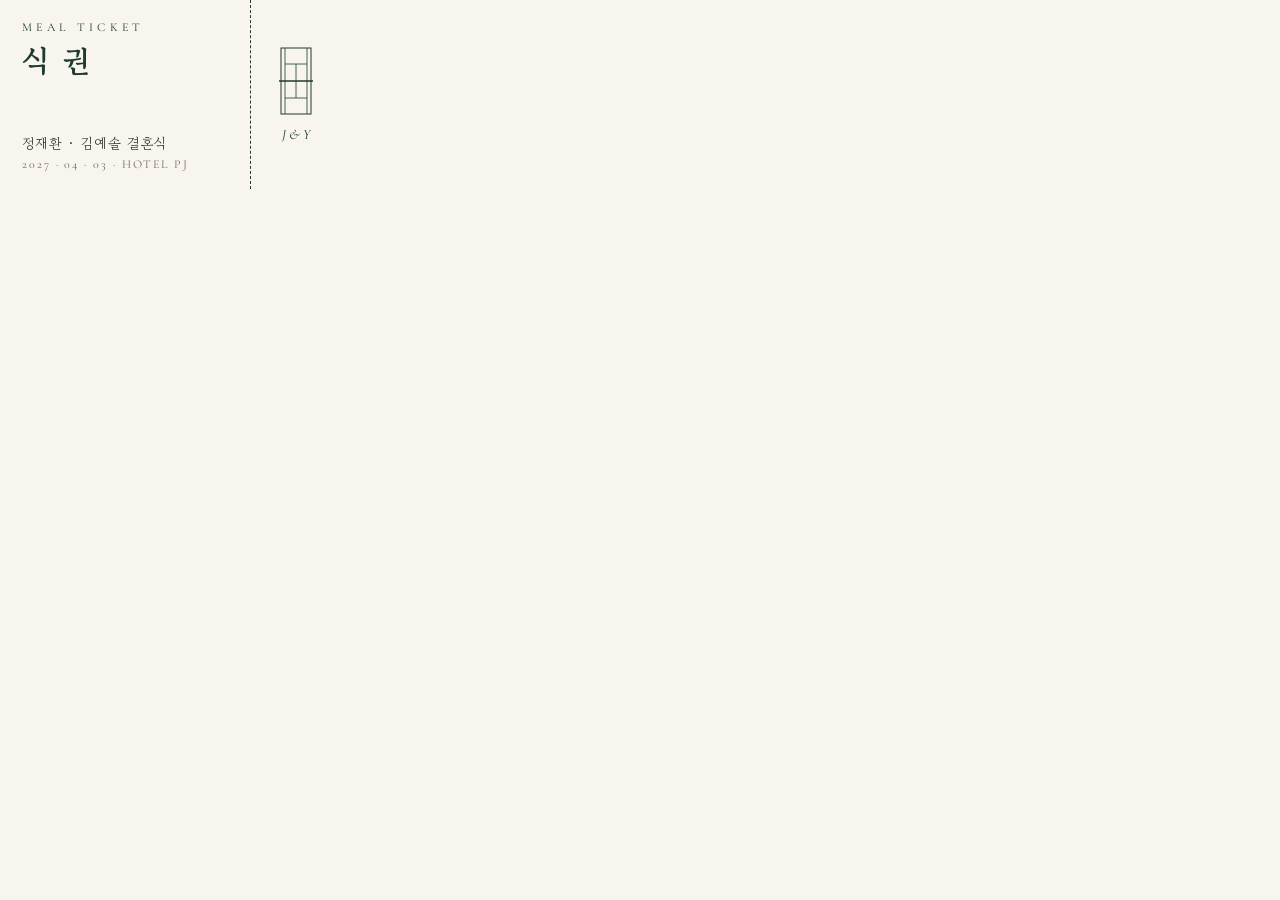
<file: paper/src/ticket.html>
<!doctype html>
<html lang="ko">
<head>
<meta charset="utf-8">
<title>식권</title>
<!-- 크기: 90×50mm (명함 크기). 340×189px = 96dpi 기준 -->
<link rel="stylesheet" href="style.css">
</head>
<body>
<main class="ko" style="width:340px;height:189px;display:flex;background:var(--paper)">

  <section style="width:250px;height:189px;box-sizing:border-box;padding:20px 22px 18px;display:flex;flex-direction:column;justify-content:space-between">
    <div style="display:flex;flex-direction:column;gap:4px">
      <p class="en accent" style="font-size:12px;letter-spacing:0.36em">MEAL TICKET</p>
      <p class="accent" style="font-size:30px;font-weight:700;letter-spacing:0.5em">식권</p>
    </div>
    <div style="display:flex;flex-direction:column;gap:4px">
      <p style="font-size:14px;letter-spacing:0.08em">정재환 · 김예솔 결혼식</p>
      <p class="en muted" style="font-size:12px;letter-spacing:0.16em">2027 · 04 · 03 · HOTEL PJ</p>
    </div>
  </section>

  <!-- 절취선 오른쪽 -->
  <section style="width:90px;height:189px;box-sizing:border-box;border-left:1.5px dashed var(--accent);display:flex;flex-direction:column;align-items:center;justify-content:center;gap:10px">
    <svg width="34" height="70" viewBox="0 0 34 70" aria-hidden="true">
      <rect class="line" x="2" y="2" width="30" height="66" stroke-width="1"/>
      <line class="line" x1="6" y1="2" x2="6" y2="68" stroke-width="0.8"/>
      <line class="line" x1="28" y1="2" x2="28" y2="68" stroke-width="0.8"/>
      <line class="line" x1="6" y1="18" x2="28" y2="18" stroke-width="0.8"/>
      <line class="line" x1="6" y1="52" x2="28" y2="52" stroke-width="0.8"/>
      <line class="line" x1="17" y1="18" x2="17" y2="52" stroke-width="0.8"/>
      <line class="line" x1="0" y1="35" x2="34" y2="35" stroke-width="1.4"/>
    </svg>
    <p class="en accent" style="font-style:italic;font-size:14px">J &amp; Y</p>
  </section>

</main>
</body>
</html>
</file>
<file: paper/src/style.css>
/* 종이 청첩장 · 식권 공통 스타일
   색을 바꾸려면 --accent 한 줄만 고치면 됩니다.
   후보: #1F3A2E(그린) #24324A(네이비) #5A2A2E(버건디) #6B5A3A(브라운) */
@import url("https://fonts.googleapis.com/css2?family=Gowun+Batang:wght@400;700&family=Cormorant+Garamond:ital,wght@0,400;0,500;1,400;1,500&display=swap");

:root {
  --accent: #1F3A2E;
  --paper: #F8F5EE;
  --ink: #2B2A27;
  --muted: #6E6A62;
  --rule: #E6E0D3;
  --ko: "Gowun Batang", "Noto Serif CJK KR", serif;
  --en: "Cormorant Garamond", "FreeSerif", serif;
}

html, body { margin: 0; padding: 0; background: var(--paper); }
p { margin: 0; }
.ko { font-family: var(--ko); color: var(--ink); }
.en { font-family: var(--en); }
.label { font-family: var(--en); font-size: 13px; letter-spacing: 0.42em; color: var(--accent); }
.muted { color: var(--muted); }
.accent { color: var(--accent); }
svg .line { fill: none; stroke: var(--accent); }
svg .fill { fill: var(--accent); }
svg .paper { fill: var(--paper); }
</file>
